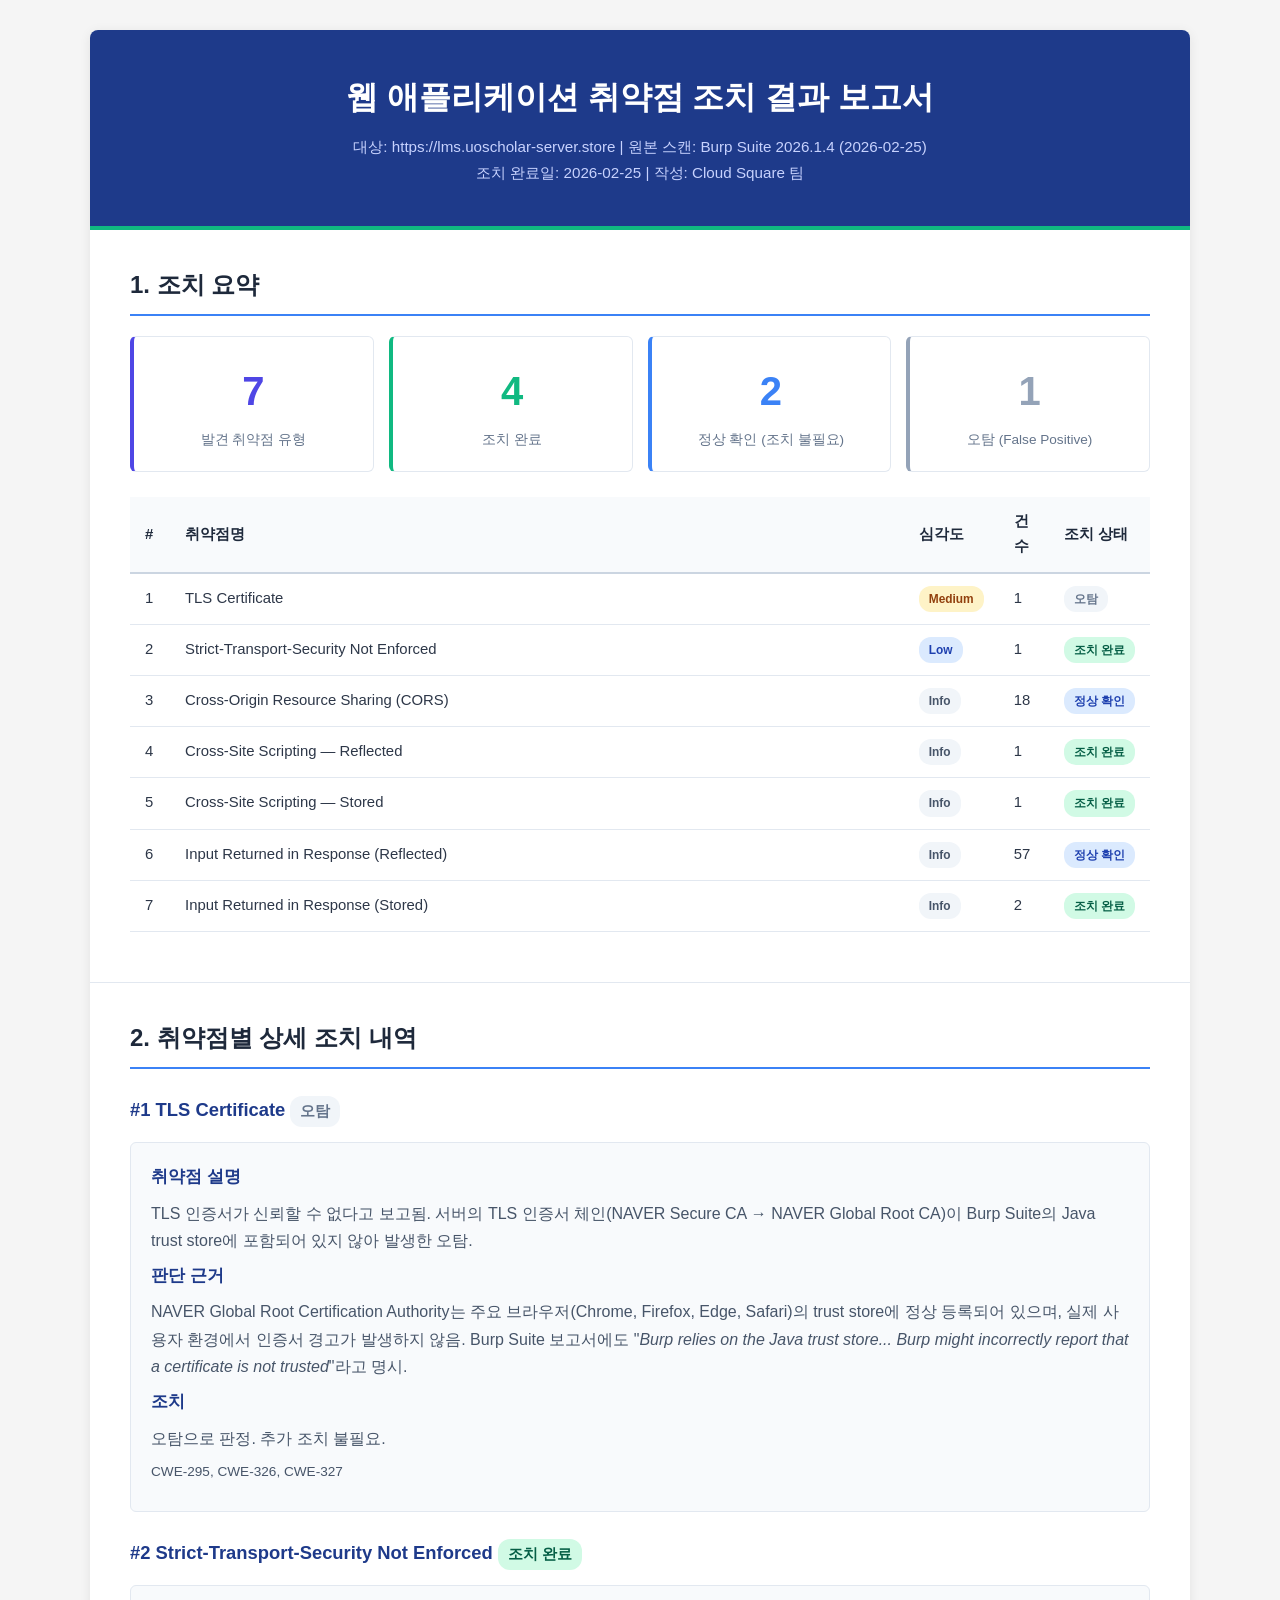
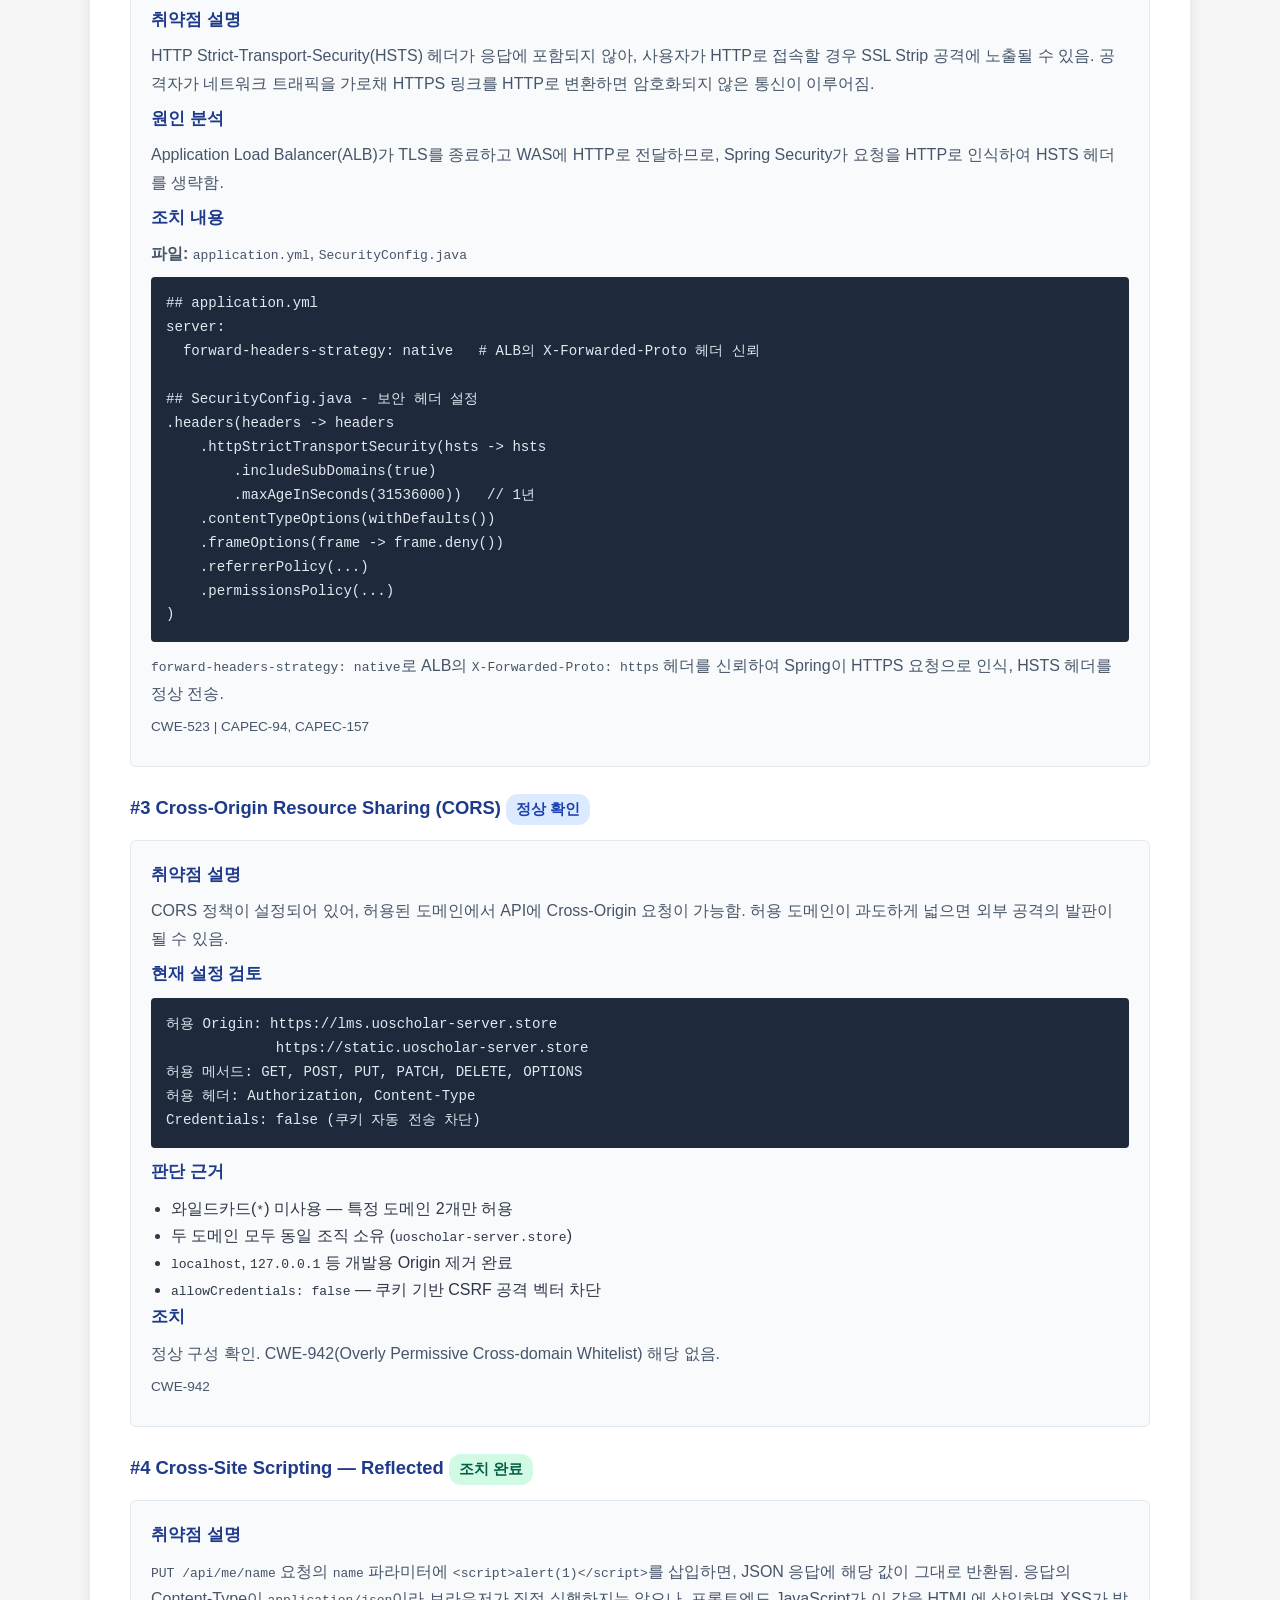
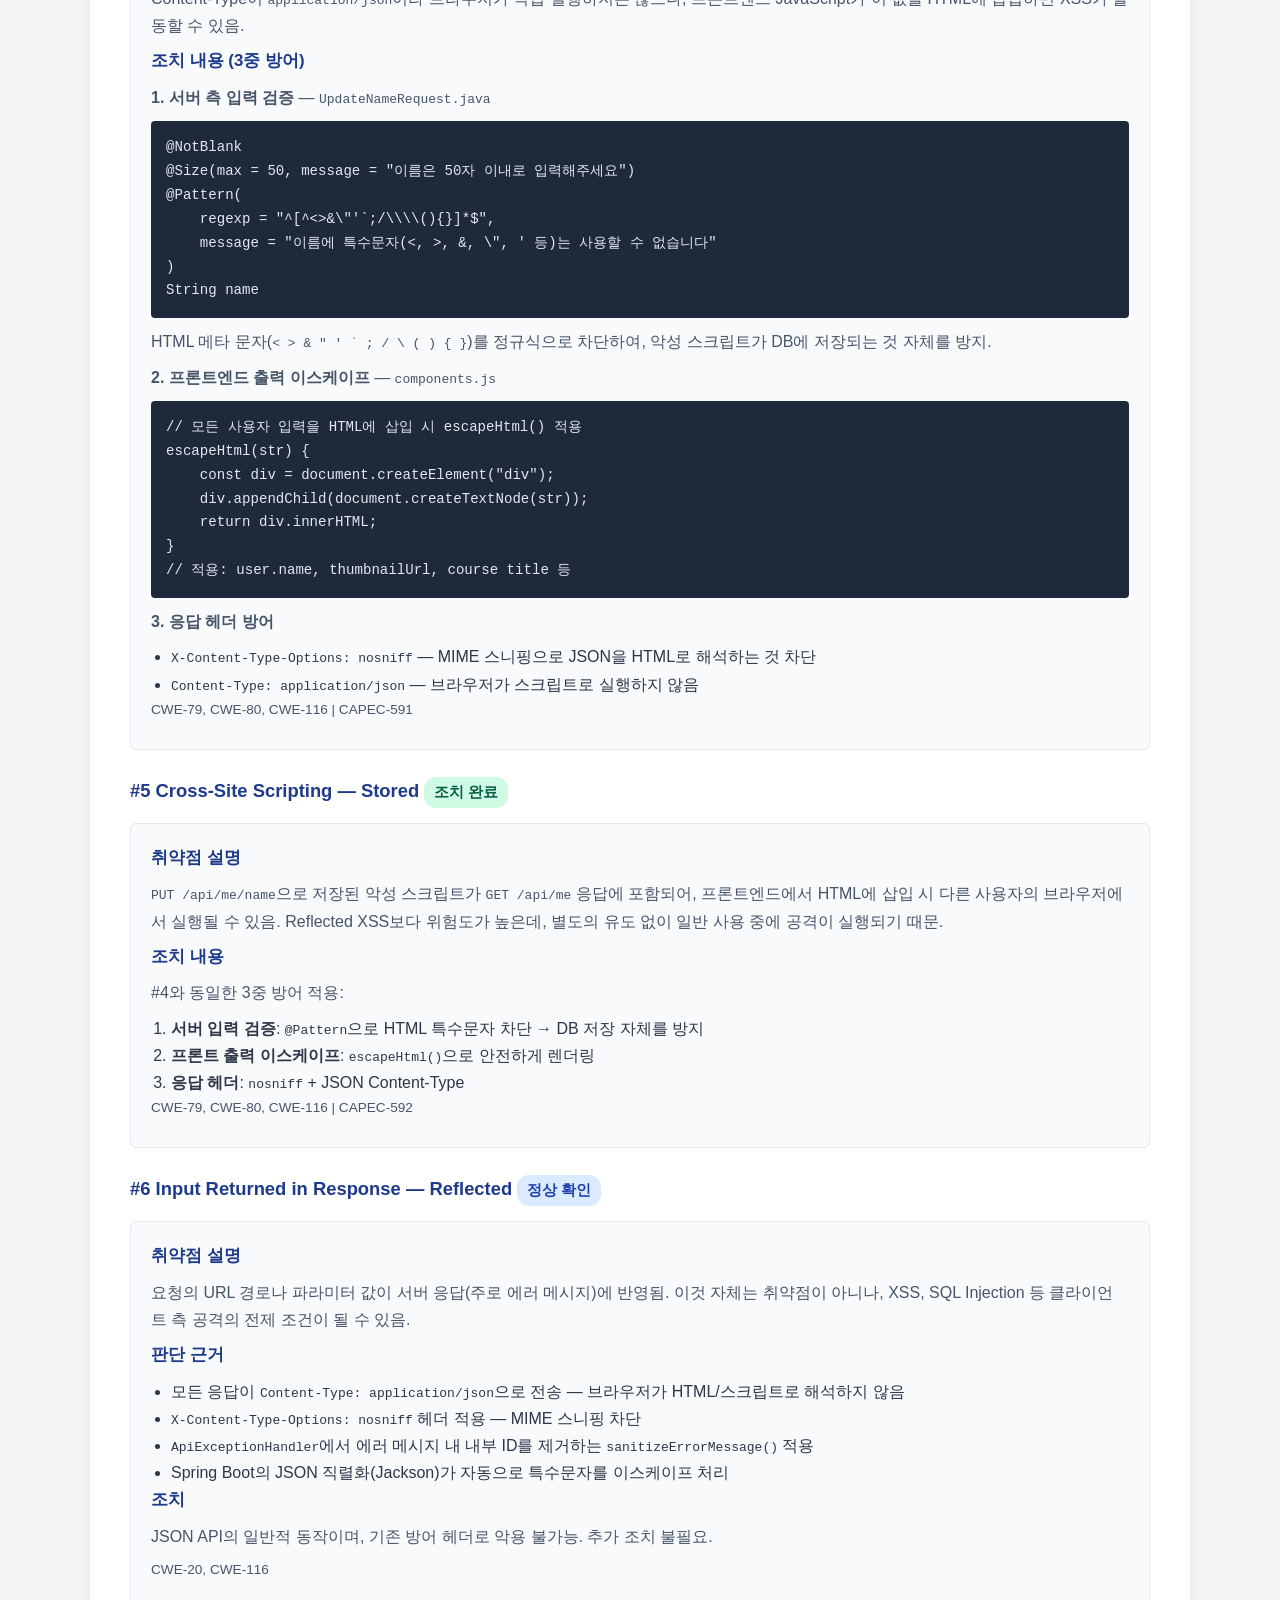
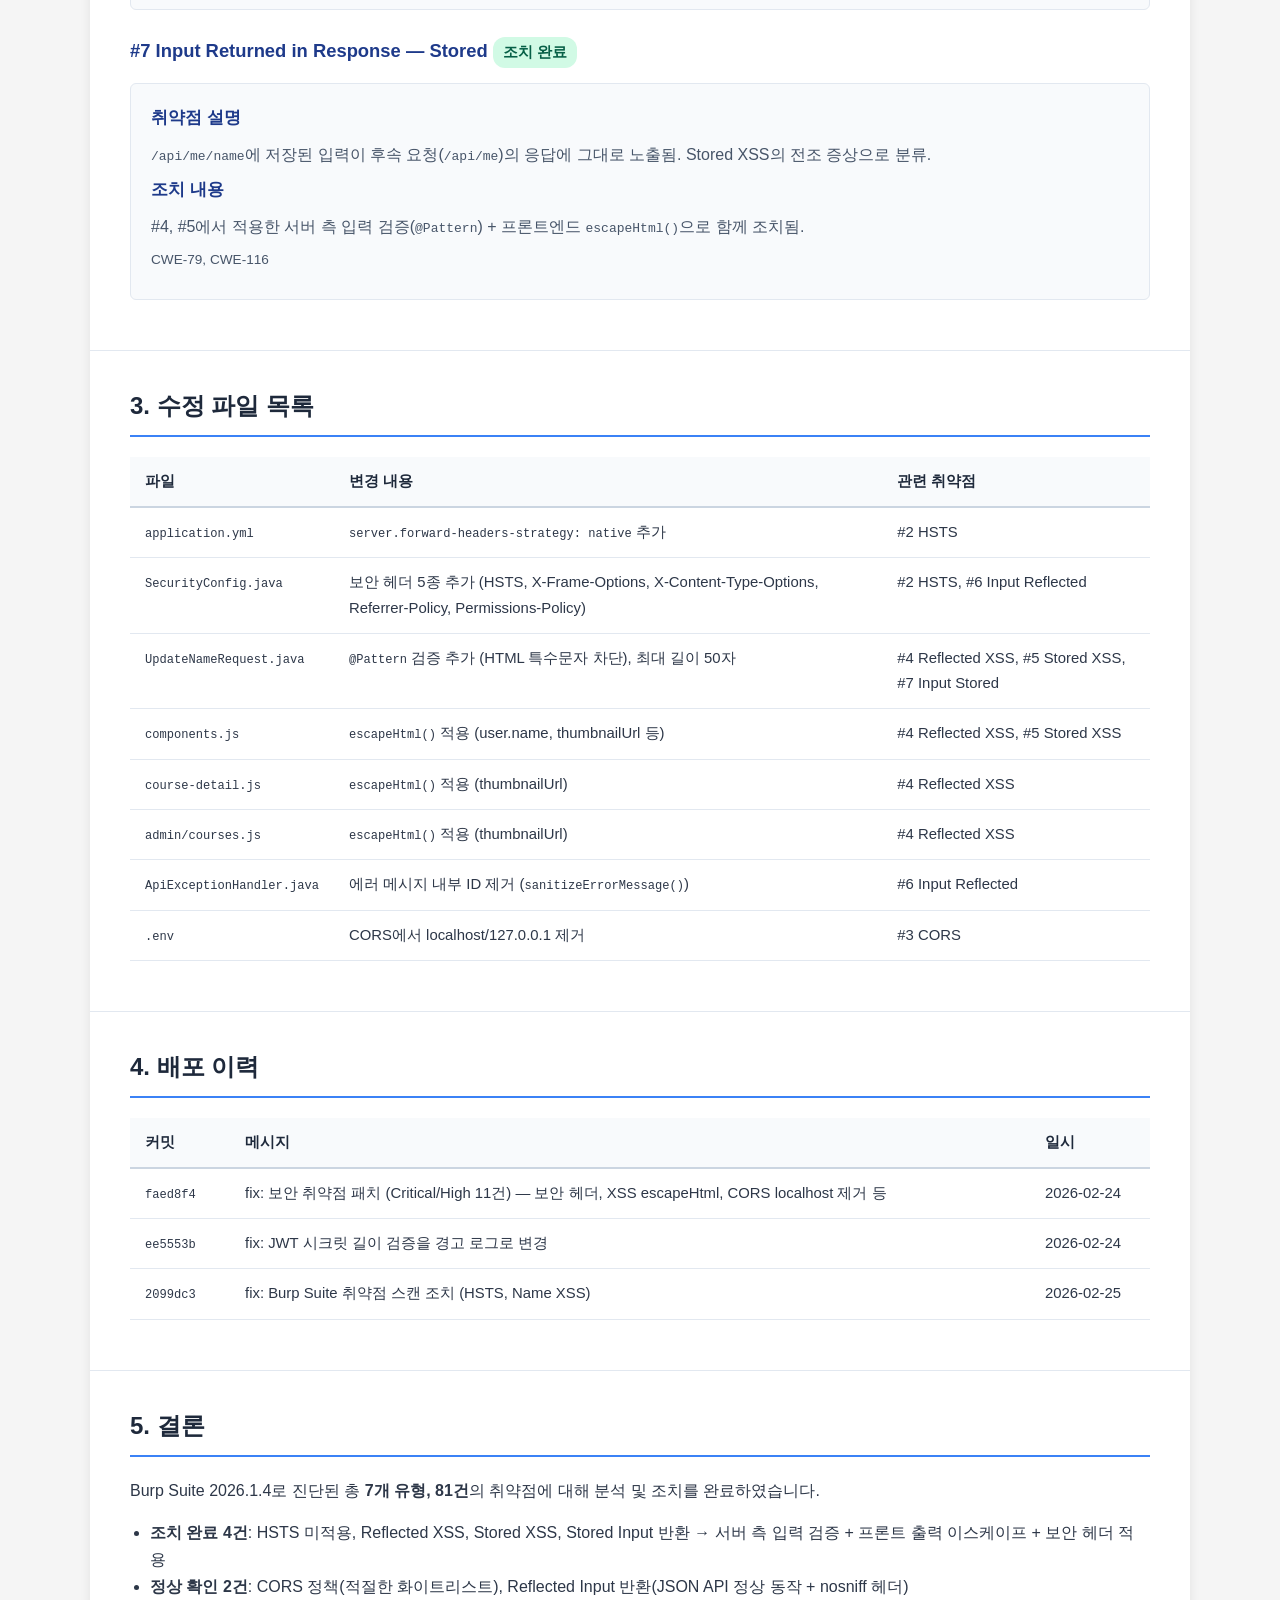
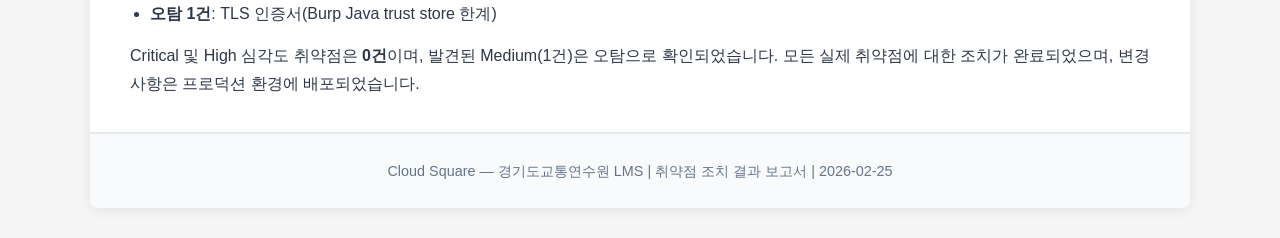
<file: docs/vulnerability-remediation-report.html>
<!DOCTYPE html>
<html lang="ko">
<head>
    <meta charset="UTF-8">
    <meta name="viewport" content="width=device-width, initial-scale=1.0">
    <title>취약점 조치 결과 보고서</title>
    <style>
        * { margin: 0; padding: 0; box-sizing: border-box; }
        body {
            font-family: -apple-system, BlinkMacSystemFont, 'Segoe UI', Roboto, 'Malgun Gothic', sans-serif;
            background: #f5f5f5;
            color: #2d3748;
            line-height: 1.7;
        }
        .container {
            max-width: 1100px;
            margin: 30px auto;
            background: white;
            border-radius: 8px;
            box-shadow: 0 2px 12px rgba(0,0,0,0.08);
            overflow: hidden;
        }
        .header {
            background: #1e3a8a;
            color: white;
            padding: 40px;
            text-align: center;
            border-bottom: 4px solid #10b981;
        }
        .header h1 { font-size: 2em; margin-bottom: 10px; }
        .header .meta { font-size: 0.95em; color: #c7d2fe; }
        .section { padding: 35px 40px; border-bottom: 1px solid #e2e8f0; }
        .section:last-child { border-bottom: none; }
        .section h2 {
            font-size: 1.5em;
            margin-bottom: 20px;
            color: #1e293b;
            border-bottom: 2px solid #3b82f6;
            padding-bottom: 8px;
        }
        .section h3 {
            font-size: 1.15em;
            margin: 25px 0 10px;
            color: #1e3a8a;
        }

        /* Summary cards */
        .summary-cards {
            display: grid;
            grid-template-columns: repeat(4, 1fr);
            gap: 15px;
            margin-bottom: 25px;
        }
        .card {
            padding: 20px;
            border-radius: 6px;
            text-align: center;
            border: 1px solid #e2e8f0;
        }
        .card .number { font-size: 2.5em; font-weight: 700; }
        .card .label { font-size: 0.85em; color: #64748b; margin-top: 3px; }
        .card-total { border-left: 4px solid #4f46e5; }
        .card-total .number { color: #4f46e5; }
        .card-fixed { border-left: 4px solid #10b981; }
        .card-fixed .number { color: #10b981; }
        .card-ok { border-left: 4px solid #3b82f6; }
        .card-ok .number { color: #3b82f6; }
        .card-fp { border-left: 4px solid #94a3b8; }
        .card-fp .number { color: #94a3b8; }

        /* Issue table */
        table {
            width: 100%;
            border-collapse: collapse;
            margin: 15px 0;
            font-size: 0.93em;
        }
        th {
            background: #f8fafc;
            padding: 12px 15px;
            text-align: left;
            font-weight: 600;
            border-bottom: 2px solid #cbd5e1;
            color: #1e293b;
        }
        td {
            padding: 12px 15px;
            border-bottom: 1px solid #e2e8f0;
            vertical-align: top;
        }
        tr:hover { background: #f8fafc; }

        .badge {
            display: inline-block;
            padding: 3px 10px;
            border-radius: 12px;
            font-size: 0.8em;
            font-weight: 600;
            white-space: nowrap;
        }
        .badge-medium { background: #fef3c7; color: #92400e; }
        .badge-low { background: #dbeafe; color: #1e40af; }
        .badge-info { background: #f1f5f9; color: #475569; }
        .badge-fixed { background: #d1fae5; color: #065f46; }
        .badge-ok { background: #dbeafe; color: #1e40af; }
        .badge-fp { background: #f1f5f9; color: #64748b; }

        /* Detail sections */
        .vuln-detail {
            background: #f8fafc;
            border: 1px solid #e2e8f0;
            border-radius: 6px;
            padding: 20px;
            margin: 15px 0;
        }
        .vuln-detail h4 {
            color: #1e3a8a;
            margin-bottom: 8px;
            font-size: 1.05em;
        }
        .vuln-detail p {
            margin-bottom: 8px;
            color: #475569;
        }
        .code-block {
            background: #1e293b;
            color: #e2e8f0;
            padding: 15px;
            border-radius: 4px;
            font-family: 'Consolas', 'Monaco', monospace;
            font-size: 0.88em;
            overflow-x: auto;
            margin: 10px 0;
            white-space: pre-wrap;
        }
        .tag { color: #94a3b8; font-size: 0.85em; }
        .highlight { background: #fef3c7; padding: 1px 4px; border-radius: 2px; }

        .footer {
            background: #f8fafc;
            padding: 25px 40px;
            text-align: center;
            color: #64748b;
            font-size: 0.9em;
            border-top: 1px solid #e2e8f0;
        }
    </style>
</head>
<body>

<div class="container">

    <div class="header">
        <h1>웹 애플리케이션 취약점 조치 결과 보고서</h1>
        <p class="meta">
            대상: https://lms.uoscholar-server.store | 원본 스캔: Burp Suite 2026.1.4 (2026-02-25)<br>
            조치 완료일: 2026-02-25 | 작성: Cloud Square 팀
        </p>
    </div>

    <!-- 1. 요약 -->
    <div class="section">
        <h2>1. 조치 요약</h2>
        <div class="summary-cards">
            <div class="card card-total">
                <div class="number">7</div>
                <div class="label">발견 취약점 유형</div>
            </div>
            <div class="card card-fixed">
                <div class="number">4</div>
                <div class="label">조치 완료</div>
            </div>
            <div class="card card-ok">
                <div class="number">2</div>
                <div class="label">정상 확인 (조치 불필요)</div>
            </div>
            <div class="card card-fp">
                <div class="number">1</div>
                <div class="label">오탐 (False Positive)</div>
            </div>
        </div>

        <table>
            <thead>
                <tr>
                    <th style="width:40px">#</th>
                    <th>취약점명</th>
                    <th style="width:80px">심각도</th>
                    <th style="width:50px">건수</th>
                    <th style="width:100px">조치 상태</th>
                </tr>
            </thead>
            <tbody>
                <tr>
                    <td>1</td>
                    <td>TLS Certificate</td>
                    <td><span class="badge badge-medium">Medium</span></td>
                    <td>1</td>
                    <td><span class="badge badge-fp">오탐</span></td>
                </tr>
                <tr>
                    <td>2</td>
                    <td>Strict-Transport-Security Not Enforced</td>
                    <td><span class="badge badge-low">Low</span></td>
                    <td>1</td>
                    <td><span class="badge badge-fixed">조치 완료</span></td>
                </tr>
                <tr>
                    <td>3</td>
                    <td>Cross-Origin Resource Sharing (CORS)</td>
                    <td><span class="badge badge-info">Info</span></td>
                    <td>18</td>
                    <td><span class="badge badge-ok">정상 확인</span></td>
                </tr>
                <tr>
                    <td>4</td>
                    <td>Cross-Site Scripting &mdash; Reflected</td>
                    <td><span class="badge badge-info">Info</span></td>
                    <td>1</td>
                    <td><span class="badge badge-fixed">조치 완료</span></td>
                </tr>
                <tr>
                    <td>5</td>
                    <td>Cross-Site Scripting &mdash; Stored</td>
                    <td><span class="badge badge-info">Info</span></td>
                    <td>1</td>
                    <td><span class="badge badge-fixed">조치 완료</span></td>
                </tr>
                <tr>
                    <td>6</td>
                    <td>Input Returned in Response (Reflected)</td>
                    <td><span class="badge badge-info">Info</span></td>
                    <td>57</td>
                    <td><span class="badge badge-ok">정상 확인</span></td>
                </tr>
                <tr>
                    <td>7</td>
                    <td>Input Returned in Response (Stored)</td>
                    <td><span class="badge badge-info">Info</span></td>
                    <td>2</td>
                    <td><span class="badge badge-fixed">조치 완료</span></td>
                </tr>
            </tbody>
        </table>
    </div>

    <!-- 2. 상세 -->
    <div class="section">
        <h2>2. 취약점별 상세 조치 내역</h2>

        <!-- #1 TLS -->
        <h3>#1 TLS Certificate <span class="badge badge-fp">오탐</span></h3>
        <div class="vuln-detail">
            <h4>취약점 설명</h4>
            <p>TLS 인증서가 신뢰할 수 없다고 보고됨. 서버의 TLS 인증서 체인(NAVER Secure CA &rarr; NAVER Global Root CA)이 Burp Suite의 Java trust store에 포함되어 있지 않아 발생한 오탐.</p>
            <h4>판단 근거</h4>
            <p>NAVER Global Root Certification Authority는 주요 브라우저(Chrome, Firefox, Edge, Safari)의 trust store에 정상 등록되어 있으며, 실제 사용자 환경에서 인증서 경고가 발생하지 않음. Burp Suite 보고서에도 "<em>Burp relies on the Java trust store... Burp might incorrectly report that a certificate is not trusted</em>"라고 명시.</p>
            <h4>조치</h4>
            <p>오탐으로 판정. 추가 조치 불필요.</p>
            <p class="tag">CWE-295, CWE-326, CWE-327</p>
        </div>

        <!-- #2 HSTS -->
        <h3>#2 Strict-Transport-Security Not Enforced <span class="badge badge-fixed">조치 완료</span></h3>
        <div class="vuln-detail">
            <h4>취약점 설명</h4>
            <p>HTTP Strict-Transport-Security(HSTS) 헤더가 응답에 포함되지 않아, 사용자가 HTTP로 접속할 경우 SSL Strip 공격에 노출될 수 있음. 공격자가 네트워크 트래픽을 가로채 HTTPS 링크를 HTTP로 변환하면 암호화되지 않은 통신이 이루어짐.</p>
            <h4>원인 분석</h4>
            <p>Application Load Balancer(ALB)가 TLS를 종료하고 WAS에 HTTP로 전달하므로, Spring Security가 요청을 HTTP로 인식하여 HSTS 헤더를 생략함.</p>
            <h4>조치 내용</h4>
            <p><strong>파일:</strong> <code>application.yml</code>, <code>SecurityConfig.java</code></p>
            <div class="code-block">## application.yml
server:
  forward-headers-strategy: native   # ALB의 X-Forwarded-Proto 헤더 신뢰

## SecurityConfig.java - 보안 헤더 설정
.headers(headers -> headers
    .httpStrictTransportSecurity(hsts -> hsts
        .includeSubDomains(true)
        .maxAgeInSeconds(31536000))   // 1년
    .contentTypeOptions(withDefaults())
    .frameOptions(frame -> frame.deny())
    .referrerPolicy(...)
    .permissionsPolicy(...)
)</div>
            <p><code>forward-headers-strategy: native</code>로 ALB의 <code>X-Forwarded-Proto: https</code> 헤더를 신뢰하여 Spring이 HTTPS 요청으로 인식, HSTS 헤더를 정상 전송.</p>
            <p class="tag">CWE-523 | CAPEC-94, CAPEC-157</p>
        </div>

        <!-- #3 CORS -->
        <h3>#3 Cross-Origin Resource Sharing (CORS) <span class="badge badge-ok">정상 확인</span></h3>
        <div class="vuln-detail">
            <h4>취약점 설명</h4>
            <p>CORS 정책이 설정되어 있어, 허용된 도메인에서 API에 Cross-Origin 요청이 가능함. 허용 도메인이 과도하게 넓으면 외부 공격의 발판이 될 수 있음.</p>
            <h4>현재 설정 검토</h4>
            <div class="code-block">허용 Origin: https://lms.uoscholar-server.store
             https://static.uoscholar-server.store
허용 메서드: GET, POST, PUT, PATCH, DELETE, OPTIONS
허용 헤더: Authorization, Content-Type
Credentials: false (쿠키 자동 전송 차단)</div>
            <h4>판단 근거</h4>
            <ul style="margin-left:20px; margin-top:8px;">
                <li>와일드카드(<code>*</code>) 미사용 &mdash; 특정 도메인 2개만 허용</li>
                <li>두 도메인 모두 동일 조직 소유 (<code>uoscholar-server.store</code>)</li>
                <li><code>localhost</code>, <code>127.0.0.1</code> 등 개발용 Origin 제거 완료</li>
                <li><code>allowCredentials: false</code> &mdash; 쿠키 기반 CSRF 공격 벡터 차단</li>
            </ul>
            <h4>조치</h4>
            <p>정상 구성 확인. CWE-942(Overly Permissive Cross-domain Whitelist) 해당 없음.</p>
            <p class="tag">CWE-942</p>
        </div>

        <!-- #4 Reflected XSS -->
        <h3>#4 Cross-Site Scripting &mdash; Reflected <span class="badge badge-fixed">조치 완료</span></h3>
        <div class="vuln-detail">
            <h4>취약점 설명</h4>
            <p><code>PUT /api/me/name</code> 요청의 <code>name</code> 파라미터에 <code>&lt;script&gt;alert(1)&lt;/script&gt;</code>를 삽입하면, JSON 응답에 해당 값이 그대로 반환됨. 응답의 Content-Type이 <code>application/json</code>이라 브라우저가 직접 실행하지는 않으나, 프론트엔드 JavaScript가 이 값을 HTML에 삽입하면 XSS가 발동할 수 있음.</p>
            <h4>조치 내용 (3중 방어)</h4>
            <p><strong>1. 서버 측 입력 검증</strong> &mdash; <code>UpdateNameRequest.java</code></p>
            <div class="code-block">@NotBlank
@Size(max = 50, message = "이름은 50자 이내로 입력해주세요")
@Pattern(
    regexp = "^[^<>&\"'`;/\\\\(){}]*$",
    message = "이름에 특수문자(<, >, &, \", ' 등)는 사용할 수 없습니다"
)
String name</div>
            <p>HTML 메타 문자(<code>&lt; &gt; &amp; " ' ` ; / \ ( ) { }</code>)를 정규식으로 차단하여, 악성 스크립트가 DB에 저장되는 것 자체를 방지.</p>
            <p><strong>2. 프론트엔드 출력 이스케이프</strong> &mdash; <code>components.js</code></p>
            <div class="code-block">// 모든 사용자 입력을 HTML에 삽입 시 escapeHtml() 적용
escapeHtml(str) {
    const div = document.createElement("div");
    div.appendChild(document.createTextNode(str));
    return div.innerHTML;
}
// 적용: user.name, thumbnailUrl, course title 등</div>
            <p><strong>3. 응답 헤더 방어</strong></p>
            <ul style="margin-left:20px; margin-top:8px;">
                <li><code>X-Content-Type-Options: nosniff</code> &mdash; MIME 스니핑으로 JSON을 HTML로 해석하는 것 차단</li>
                <li><code>Content-Type: application/json</code> &mdash; 브라우저가 스크립트로 실행하지 않음</li>
            </ul>
            <p class="tag">CWE-79, CWE-80, CWE-116 | CAPEC-591</p>
        </div>

        <!-- #5 Stored XSS -->
        <h3>#5 Cross-Site Scripting &mdash; Stored <span class="badge badge-fixed">조치 완료</span></h3>
        <div class="vuln-detail">
            <h4>취약점 설명</h4>
            <p><code>PUT /api/me/name</code>으로 저장된 악성 스크립트가 <code>GET /api/me</code> 응답에 포함되어, 프론트엔드에서 HTML에 삽입 시 다른 사용자의 브라우저에서 실행될 수 있음. Reflected XSS보다 위험도가 높은데, 별도의 유도 없이 일반 사용 중에 공격이 실행되기 때문.</p>
            <h4>조치 내용</h4>
            <p>#4와 동일한 3중 방어 적용:</p>
            <ol style="margin-left:20px; margin-top:8px;">
                <li><strong>서버 입력 검증</strong>: <code>@Pattern</code>으로 HTML 특수문자 차단 &rarr; DB 저장 자체를 방지</li>
                <li><strong>프론트 출력 이스케이프</strong>: <code>escapeHtml()</code>으로 안전하게 렌더링</li>
                <li><strong>응답 헤더</strong>: <code>nosniff</code> + JSON Content-Type</li>
            </ol>
            <p class="tag">CWE-79, CWE-80, CWE-116 | CAPEC-592</p>
        </div>

        <!-- #6 Input Reflected -->
        <h3>#6 Input Returned in Response &mdash; Reflected <span class="badge badge-ok">정상 확인</span></h3>
        <div class="vuln-detail">
            <h4>취약점 설명</h4>
            <p>요청의 URL 경로나 파라미터 값이 서버 응답(주로 에러 메시지)에 반영됨. 이것 자체는 취약점이 아니나, XSS, SQL Injection 등 클라이언트 측 공격의 전제 조건이 될 수 있음.</p>
            <h4>판단 근거</h4>
            <ul style="margin-left:20px; margin-top:8px;">
                <li>모든 응답이 <code>Content-Type: application/json</code>으로 전송 &mdash; 브라우저가 HTML/스크립트로 해석하지 않음</li>
                <li><code>X-Content-Type-Options: nosniff</code> 헤더 적용 &mdash; MIME 스니핑 차단</li>
                <li><code>ApiExceptionHandler</code>에서 에러 메시지 내 내부 ID를 제거하는 <code>sanitizeErrorMessage()</code> 적용</li>
                <li>Spring Boot의 JSON 직렬화(Jackson)가 자동으로 특수문자를 이스케이프 처리</li>
            </ul>
            <h4>조치</h4>
            <p>JSON API의 일반적 동작이며, 기존 방어 헤더로 악용 불가능. 추가 조치 불필요.</p>
            <p class="tag">CWE-20, CWE-116</p>
        </div>

        <!-- #7 Input Stored -->
        <h3>#7 Input Returned in Response &mdash; Stored <span class="badge badge-fixed">조치 완료</span></h3>
        <div class="vuln-detail">
            <h4>취약점 설명</h4>
            <p><code>/api/me/name</code>에 저장된 입력이 후속 요청(<code>/api/me</code>)의 응답에 그대로 노출됨. Stored XSS의 전조 증상으로 분류.</p>
            <h4>조치 내용</h4>
            <p>#4, #5에서 적용한 서버 측 입력 검증(<code>@Pattern</code>) + 프론트엔드 <code>escapeHtml()</code>으로 함께 조치됨.</p>
            <p class="tag">CWE-79, CWE-116</p>
        </div>
    </div>

    <!-- 3. 수정 파일 목록 -->
    <div class="section">
        <h2>3. 수정 파일 목록</h2>
        <table>
            <thead>
                <tr>
                    <th>파일</th>
                    <th>변경 내용</th>
                    <th>관련 취약점</th>
                </tr>
            </thead>
            <tbody>
                <tr>
                    <td><code>application.yml</code></td>
                    <td><code>server.forward-headers-strategy: native</code> 추가</td>
                    <td>#2 HSTS</td>
                </tr>
                <tr>
                    <td><code>SecurityConfig.java</code></td>
                    <td>보안 헤더 5종 추가 (HSTS, X-Frame-Options, X-Content-Type-Options, Referrer-Policy, Permissions-Policy)</td>
                    <td>#2 HSTS, #6 Input Reflected</td>
                </tr>
                <tr>
                    <td><code>UpdateNameRequest.java</code></td>
                    <td><code>@Pattern</code> 검증 추가 (HTML 특수문자 차단), 최대 길이 50자</td>
                    <td>#4 Reflected XSS, #5 Stored XSS, #7 Input Stored</td>
                </tr>
                <tr>
                    <td><code>components.js</code></td>
                    <td><code>escapeHtml()</code> 적용 (user.name, thumbnailUrl 등)</td>
                    <td>#4 Reflected XSS, #5 Stored XSS</td>
                </tr>
                <tr>
                    <td><code>course-detail.js</code></td>
                    <td><code>escapeHtml()</code> 적용 (thumbnailUrl)</td>
                    <td>#4 Reflected XSS</td>
                </tr>
                <tr>
                    <td><code>admin/courses.js</code></td>
                    <td><code>escapeHtml()</code> 적용 (thumbnailUrl)</td>
                    <td>#4 Reflected XSS</td>
                </tr>
                <tr>
                    <td><code>ApiExceptionHandler.java</code></td>
                    <td>에러 메시지 내부 ID 제거 (<code>sanitizeErrorMessage()</code>)</td>
                    <td>#6 Input Reflected</td>
                </tr>
                <tr>
                    <td><code>.env</code></td>
                    <td>CORS에서 localhost/127.0.0.1 제거</td>
                    <td>#3 CORS</td>
                </tr>
            </tbody>
        </table>
    </div>

    <!-- 4. 커밋 이력 -->
    <div class="section">
        <h2>4. 배포 이력</h2>
        <table>
            <thead>
                <tr>
                    <th style="width:100px">커밋</th>
                    <th>메시지</th>
                    <th style="width:120px">일시</th>
                </tr>
            </thead>
            <tbody>
                <tr>
                    <td><code>faed8f4</code></td>
                    <td>fix: 보안 취약점 패치 (Critical/High 11건) &mdash; 보안 헤더, XSS escapeHtml, CORS localhost 제거 등</td>
                    <td>2026-02-24</td>
                </tr>
                <tr>
                    <td><code>ee5553b</code></td>
                    <td>fix: JWT 시크릿 길이 검증을 경고 로그로 변경</td>
                    <td>2026-02-24</td>
                </tr>
                <tr>
                    <td><code>2099dc3</code></td>
                    <td>fix: Burp Suite 취약점 스캔 조치 (HSTS, Name XSS)</td>
                    <td>2026-02-25</td>
                </tr>
            </tbody>
        </table>
    </div>

    <!-- 5. 결론 -->
    <div class="section">
        <h2>5. 결론</h2>
        <p>Burp Suite 2026.1.4로 진단된 총 <strong>7개 유형, 81건</strong>의 취약점에 대해 분석 및 조치를 완료하였습니다.</p>
        <ul style="margin: 15px 0 15px 20px;">
            <li><strong>조치 완료 4건</strong>: HSTS 미적용, Reflected XSS, Stored XSS, Stored Input 반환 &rarr; 서버 측 입력 검증 + 프론트 출력 이스케이프 + 보안 헤더 적용</li>
            <li><strong>정상 확인 2건</strong>: CORS 정책(적절한 화이트리스트), Reflected Input 반환(JSON API 정상 동작 + nosniff 헤더)</li>
            <li><strong>오탐 1건</strong>: TLS 인증서(Burp Java trust store 한계)</li>
        </ul>
        <p>Critical 및 High 심각도 취약점은 <strong>0건</strong>이며, 발견된 Medium(1건)은 오탐으로 확인되었습니다. 모든 실제 취약점에 대한 조치가 완료되었으며, 변경사항은 프로덕션 환경에 배포되었습니다.</p>
    </div>

    <div class="footer">
        Cloud Square &mdash; 경기도교통연수원 LMS | 취약점 조치 결과 보고서 | 2026-02-25
    </div>

</div>

</body>
</html>
</file>
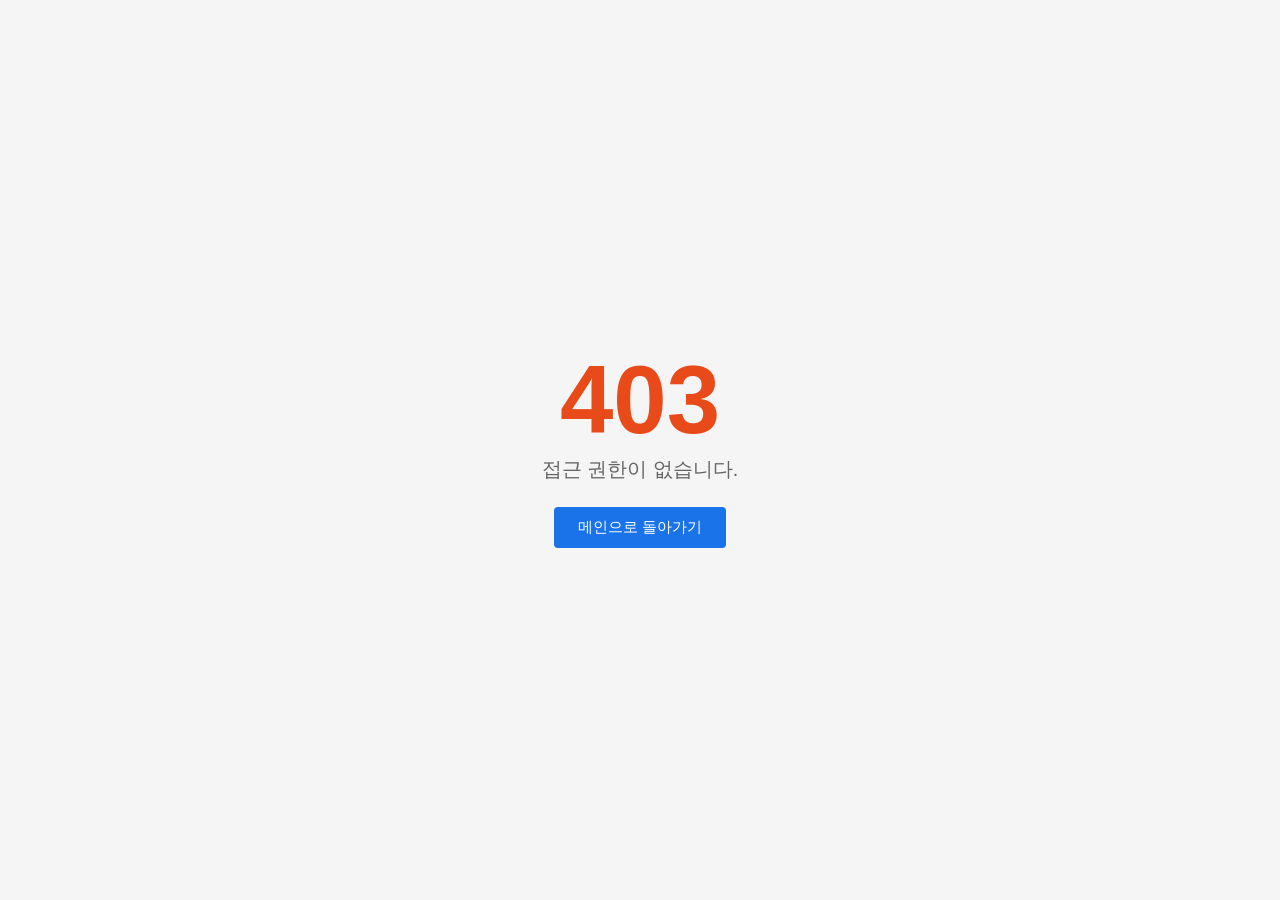
<file: frontend/403error.html>
<!DOCTYPE html>
<html lang="ko">
<head>
  <meta charset="UTF-8">
  <meta name="viewport" content="width=device-width, initial-scale=1.0">
  <title>403 - Forbidden</title>
  <style>
    * { margin: 0; padding: 0; box-sizing: border-box; }
    body {
      font-family: -apple-system, BlinkMacSystemFont, 'Segoe UI', Roboto, sans-serif;
      background: #f5f5f5;
      color: #333;
      display: flex;
      align-items: center;
      justify-content: center;
      min-height: 100vh;
    }
    .container {
      text-align: center;
      padding: 2rem;
    }
    .code {
      font-size: 6rem;
      font-weight: 700;
      color: #e84a1a;
      line-height: 1;
    }
    .message {
      font-size: 1.25rem;
      color: #666;
      margin-top: 0.5rem;
    }
    .link {
      display: inline-block;
      margin-top: 1.5rem;
      padding: 0.6rem 1.5rem;
      background: #1a73e8;
      color: #fff;
      text-decoration: none;
      border-radius: 4px;
      font-size: 0.95rem;
    }
    .link:hover { background: #1557b0; }
  </style>
</head>
<body>
  <div class="container">
    <div class="code">403</div>
    <p class="message">접근 권한이 없습니다.</p>
    <a class="link" href="https://lms.uoscholar-server.store">메인으로 돌아가기</a>
  </div>
</body>
</html>
</file>
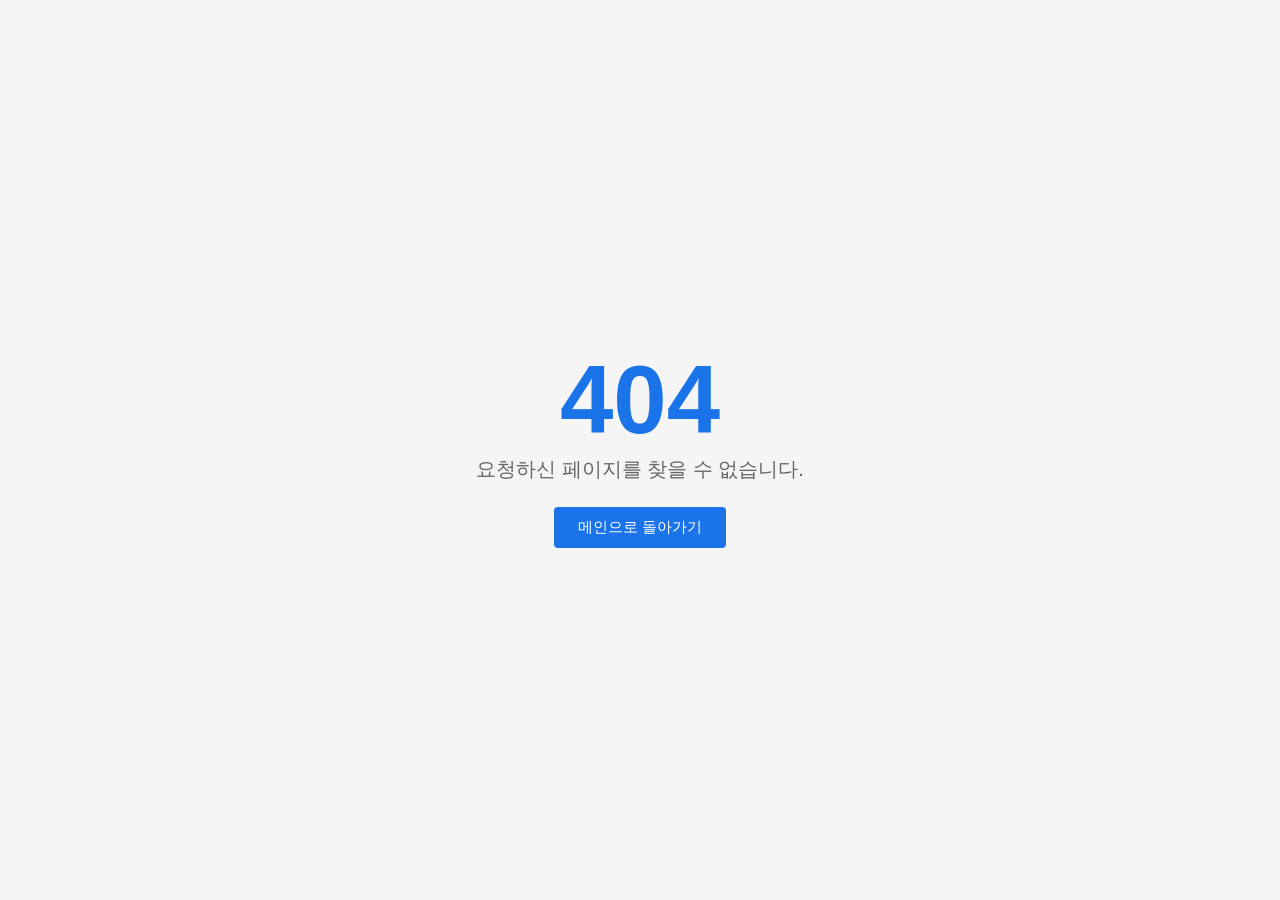
<file: frontend/404error.html>
<!DOCTYPE html>
<html lang="ko">
<head>
  <meta charset="UTF-8">
  <meta name="viewport" content="width=device-width, initial-scale=1.0">
  <title>404 - Not Found</title>
  <style>
    * { margin: 0; padding: 0; box-sizing: border-box; }
    body {
      font-family: -apple-system, BlinkMacSystemFont, 'Segoe UI', Roboto, sans-serif;
      background: #f5f5f5;
      color: #333;
      display: flex;
      align-items: center;
      justify-content: center;
      min-height: 100vh;
    }
    .container {
      text-align: center;
      padding: 2rem;
    }
    .code {
      font-size: 6rem;
      font-weight: 700;
      color: #1a73e8;
      line-height: 1;
    }
    .message {
      font-size: 1.25rem;
      color: #666;
      margin-top: 0.5rem;
    }
    .link {
      display: inline-block;
      margin-top: 1.5rem;
      padding: 0.6rem 1.5rem;
      background: #1a73e8;
      color: #fff;
      text-decoration: none;
      border-radius: 4px;
      font-size: 0.95rem;
    }
    .link:hover { background: #1557b0; }
  </style>
</head>
<body>
  <div class="container">
    <div class="code">404</div>
    <p class="message">요청하신 페이지를 찾을 수 없습니다.</p>
    <a class="link" href="https://lms.uoscholar-server.store">메인으로 돌아가기</a>
  </div>
</body>
</html>
</file>
